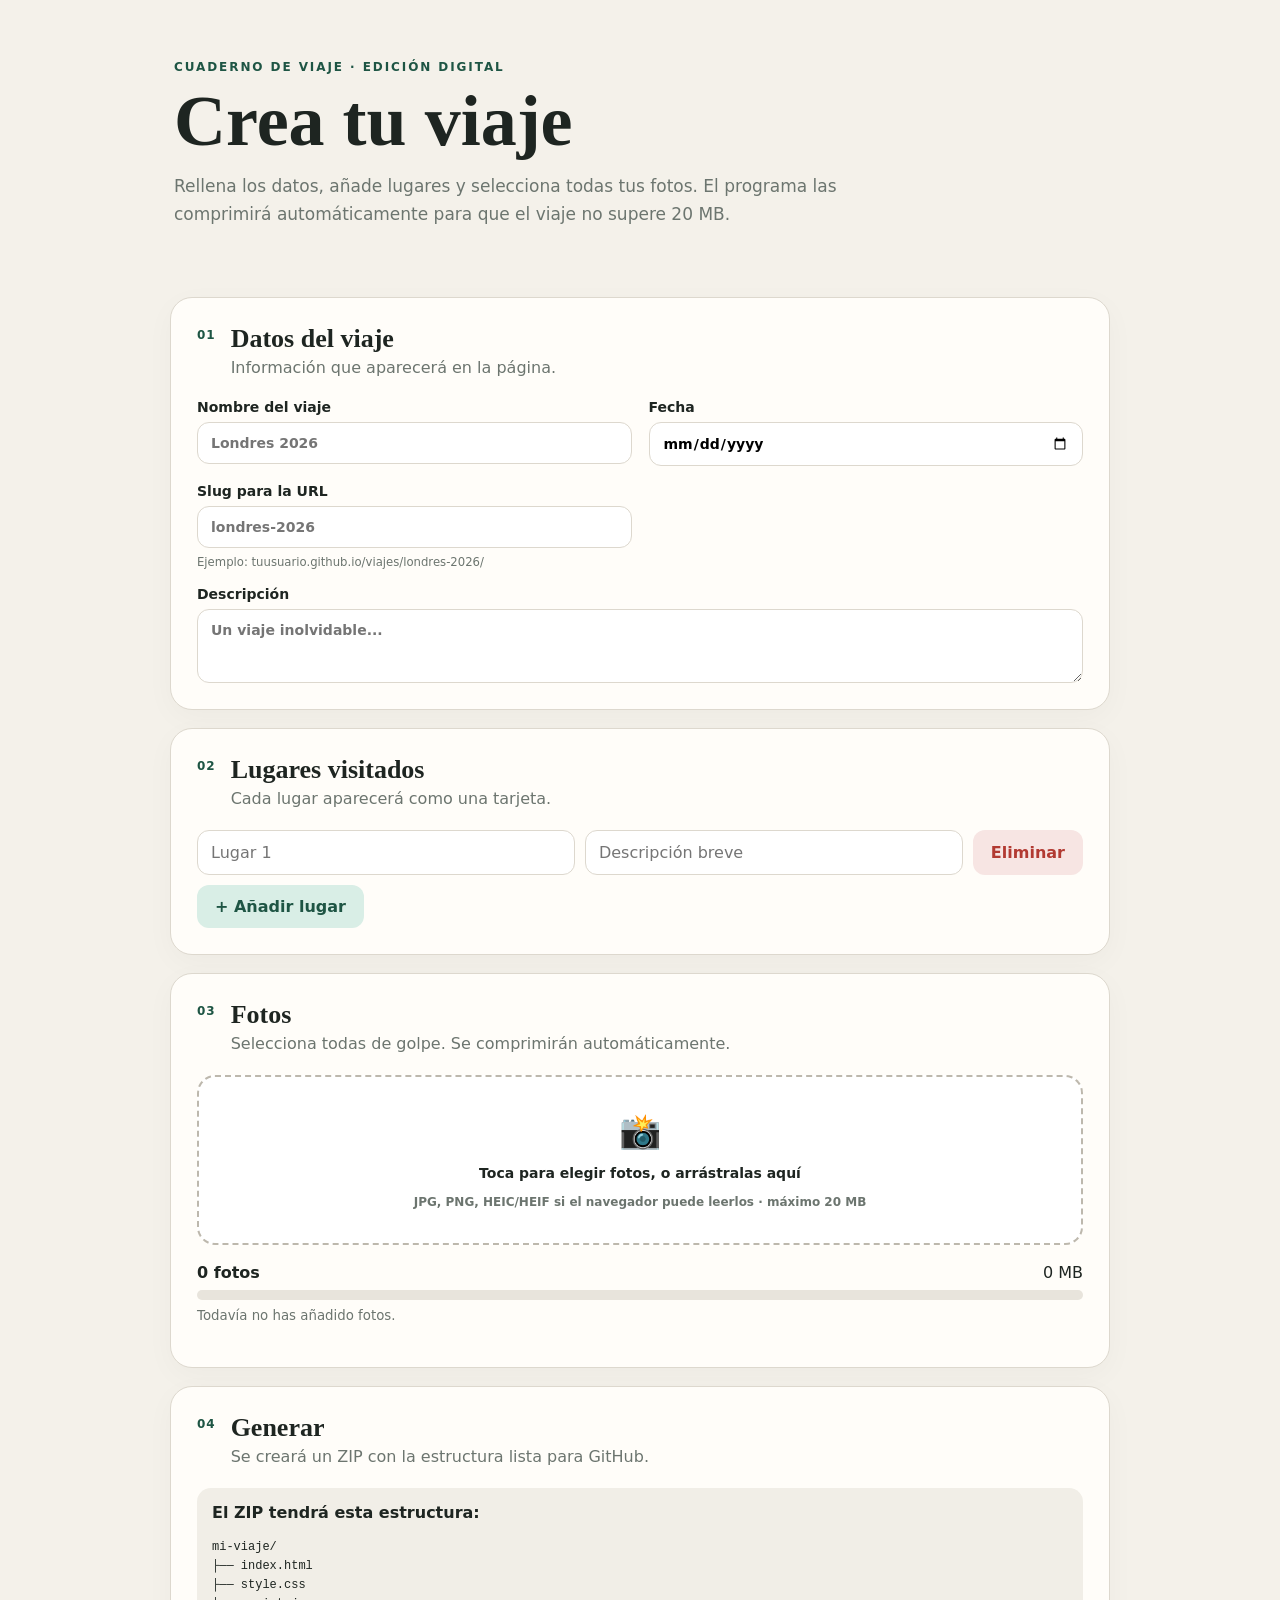
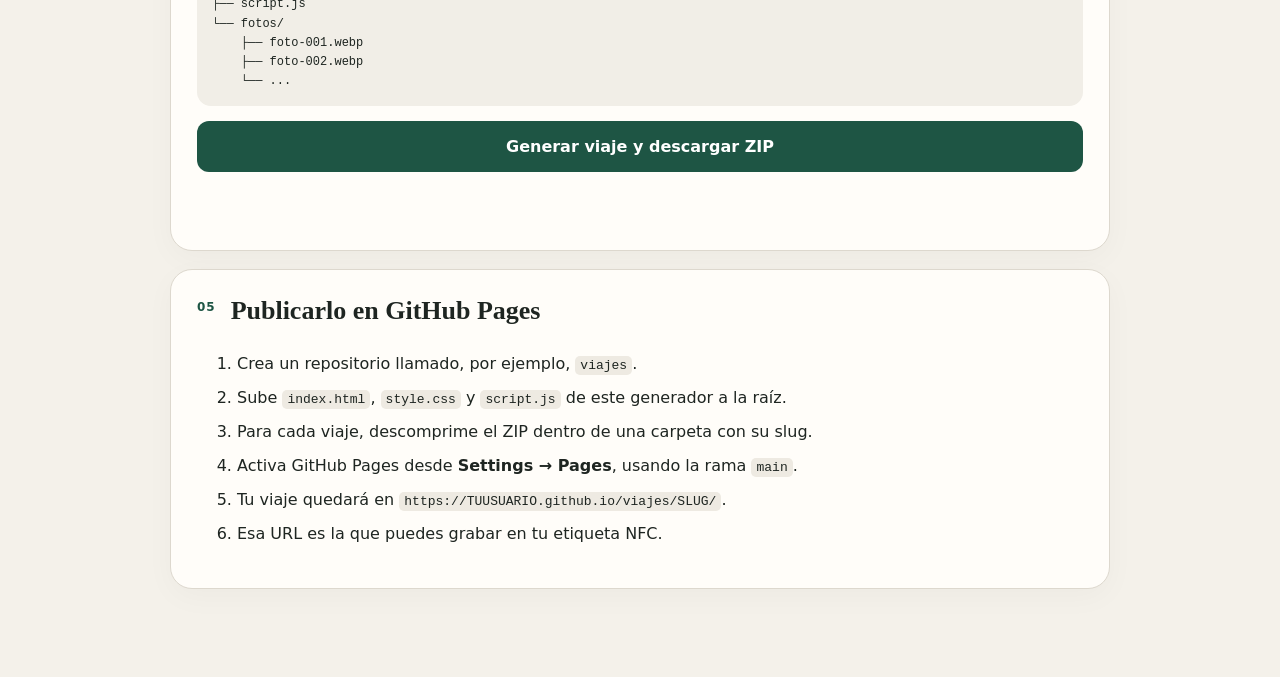
<file: index.html>
<!DOCTYPE html>
<html lang="es">
<head>
  <meta charset="UTF-8">
  <meta name="viewport" content="width=device-width, initial-scale=1.0">
  <title>Cuaderno de viaje</title>
  <link rel="stylesheet" href="style.css">
</head>
<body>
  <main class="container">
    <header class="hero">
      <span class="eyebrow">CUADERNO DE VIAJE · EDICIÓN DIGITAL</span>
      <h1>Crea tu viaje</h1>
      <p>Rellena los datos, añade lugares y selecciona todas tus fotos. El programa las comprimirá automáticamente para que el viaje no supere 20 MB.</p>
    </header>

    <section class="card">
      <div class="step"><span>01</span><div><h2>Datos del viaje</h2><p>Información que aparecerá en la página.</p></div></div>
      <div class="grid">
        <label>Nombre del viaje
          <input id="tripName" type="text" placeholder="Londres 2026">
        </label>
        <label>Fecha
          <input id="tripDate" type="date">
        </label>
        <label>Slug para la URL
          <input id="tripSlug" type="text" placeholder="londres-2026">
          <small>Ejemplo: tuusuario.github.io/viajes/londres-2026/</small>
        </label>
        <label class="full">Descripción
          <textarea id="tripDescription" rows="3" placeholder="Un viaje inolvidable..."></textarea>
        </label>
      </div>
    </section>

    <section class="card">
      <div class="step"><span>02</span><div><h2>Lugares visitados</h2><p>Cada lugar aparecerá como una tarjeta.</p></div></div>
      <div id="places"></div>
      <button id="addPlace" class="secondary" type="button">+ Añadir lugar</button>
    </section>

    <section class="card">
      <div class="step"><span>03</span><div><h2>Fotos</h2><p>Selecciona todas de golpe. Se comprimirán automáticamente.</p></div></div>

      <label class="dropzone" for="photoInput">
        <div class="camera">📸</div>
        <strong>Toca para elegir fotos, o arrástralas aquí</strong>
        <span>JPG, PNG, HEIC/HEIF si el navegador puede leerlos · máximo 20 MB</span>
      </label>
      <input id="photoInput" type="file" accept="image/*" multiple hidden>

      <div class="photo-status">
        <div><strong id="photoCount">0 fotos</strong><span id="photoSize">0 MB</span></div>
        <div class="meter"><span id="meterBar"></span></div>
        <small id="photoMessage">Todavía no has añadido fotos.</small>
      </div>
      <div id="preview" class="preview"></div>
    </section>

    <section class="card">
      <div class="step"><span>04</span><div><h2>Generar</h2><p>Se creará un ZIP con la estructura lista para GitHub.</p></div></div>
      <div class="result-info">
        <p><strong>El ZIP tendrá esta estructura:</strong></p>
        <pre id="structurePreview">londres-2026/
├── index.html
├── style.css
├── script.js
└── fotos/
    ├── foto-001.webp
    └── ...</pre>
      </div>
      <button id="generate" class="primary" type="button">Generar viaje y descargar ZIP</button>
      <p id="generateMessage" class="generate-message"></p>
    </section>

    <section class="card instructions">
      <div class="step"><span>05</span><div><h2>Publicarlo en GitHub Pages</h2></div></div>
      <ol>
        <li>Crea un repositorio llamado, por ejemplo, <code>viajes</code>.</li>
        <li>Sube <code>index.html</code>, <code>style.css</code> y <code>script.js</code> de este generador a la raíz.</li>
        <li>Para cada viaje, descomprime el ZIP dentro de una carpeta con su slug.</li>
        <li>Activa GitHub Pages desde <strong>Settings → Pages</strong>, usando la rama <code>main</code>.</li>
        <li>Tu viaje quedará en <code>https://TUUSUARIO.github.io/viajes/SLUG/</code>.</li>
        <li>Esa URL es la que puedes grabar en tu etiqueta NFC.</li>
      </ol>
    </section>
  </main>
  <script src="script.js"></script>
</body>
</html>
</file>
<file: style.css>
*{box-sizing:border-box}
:root{--bg:#f4f1ea;--card:#fffdf9;--ink:#1e2521;--muted:#6c756f;--line:#ddd8ce;--accent:#1e5544;--accent2:#d9eee6;--danger:#b23a32}
body{margin:0;background:var(--bg);color:var(--ink);font-family:Inter,system-ui,-apple-system,BlinkMacSystemFont,"Segoe UI",sans-serif}
.container{max-width:980px;margin:auto;padding:38px 20px 70px}
.hero{padding:18px 4px 34px}.eyebrow{font-size:12px;letter-spacing:.16em;color:var(--accent);font-weight:800}
h1{font-family:Georgia,serif;font-size:clamp(40px,7vw,72px);line-height:.95;margin:12px 0 18px}
.hero p{max-width:720px;color:var(--muted);font-size:17px;line-height:1.6}
.card{background:var(--card);border:1px solid var(--line);border-radius:22px;padding:26px;margin:18px 0;box-shadow:0 8px 30px #00000008}
.step{display:flex;gap:15px;align-items:flex-start;margin-bottom:22px}.step>span{font-size:12px;font-weight:900;letter-spacing:.08em;color:var(--accent);padding-top:4px}.step h2{margin:0 0 4px;font-family:Georgia,serif;font-size:26px}.step p{margin:0;color:var(--muted)}
.grid{display:grid;grid-template-columns:1fr 1fr;gap:17px}
label{display:flex;flex-direction:column;gap:7px;font-weight:750;font-size:14px}.full{grid-column:1/-1}
input,textarea{font:inherit;border:1px solid var(--line);border-radius:12px;background:#fff;padding:12px 13px;outline:none}
input:focus,textarea:focus{border-color:var(--accent);box-shadow:0 0 0 3px var(--accent2)}
small{color:var(--muted);font-weight:500}
.place{display:grid;grid-template-columns:1fr 1fr auto;gap:10px;margin-bottom:10px}.place button{height:45px;align-self:end}
button{border:0;border-radius:12px;padding:12px 18px;font:inherit;font-weight:800;cursor:pointer}
.primary{background:var(--accent);color:white;width:100%;font-size:16px;padding:16px}.secondary{background:var(--accent2);color:var(--accent)}
.remove{background:#f7e5e3;color:var(--danger)}
.dropzone{min-height:170px;border:2px dashed #bdb8ad;border-radius:18px;align-items:center;justify-content:center;text-align:center;padding:25px;cursor:pointer;background:#fff}
.dropzone:hover{border-color:var(--accent);background:#fbfffd}.camera{font-size:34px;margin-bottom:7px}.dropzone span{display:block;color:var(--muted);font-size:12px;margin-top:7px}
.photo-status{margin-top:18px}.photo-status>div:first-child{display:flex;justify-content:space-between;margin-bottom:8px}.meter{height:10px;background:#e8e4dc;border-radius:20px;overflow:hidden}.meter span{display:block;height:100%;width:0;background:var(--accent);transition:.2s}.photo-status small{display:block;margin-top:8px}
.preview{display:grid;grid-template-columns:repeat(auto-fill,minmax(120px,1fr));gap:10px;margin-top:18px}.thumb{position:relative;aspect-ratio:1;overflow:hidden;border-radius:12px;background:#eee}.thumb img{width:100%;height:100%;object-fit:cover}.thumb span{position:absolute;bottom:0;left:0;right:0;background:#0009;color:#fff;padding:5px;font-size:10px;white-space:nowrap;overflow:hidden;text-overflow:ellipsis}
.result-info{background:#f1eee7;border-radius:14px;padding:15px;margin-bottom:15px}.result-info p{margin-top:0}.result-info pre{margin:0;white-space:pre-wrap;font-size:12px;line-height:1.6}
.generate-message{min-height:20px;text-align:center;font-weight:700;color:var(--accent)}.instructions li{margin:10px 0;line-height:1.5}.instructions code{background:#eeeae2;padding:2px 5px;border-radius:5px}
@media(max-width:700px){.grid{grid-template-columns:1fr}.full{grid-column:auto}.place{grid-template-columns:1fr 1fr}.place button{grid-column:1/-1}.container{padding:22px 13px 50px}.card{padding:20px}}
</file>
